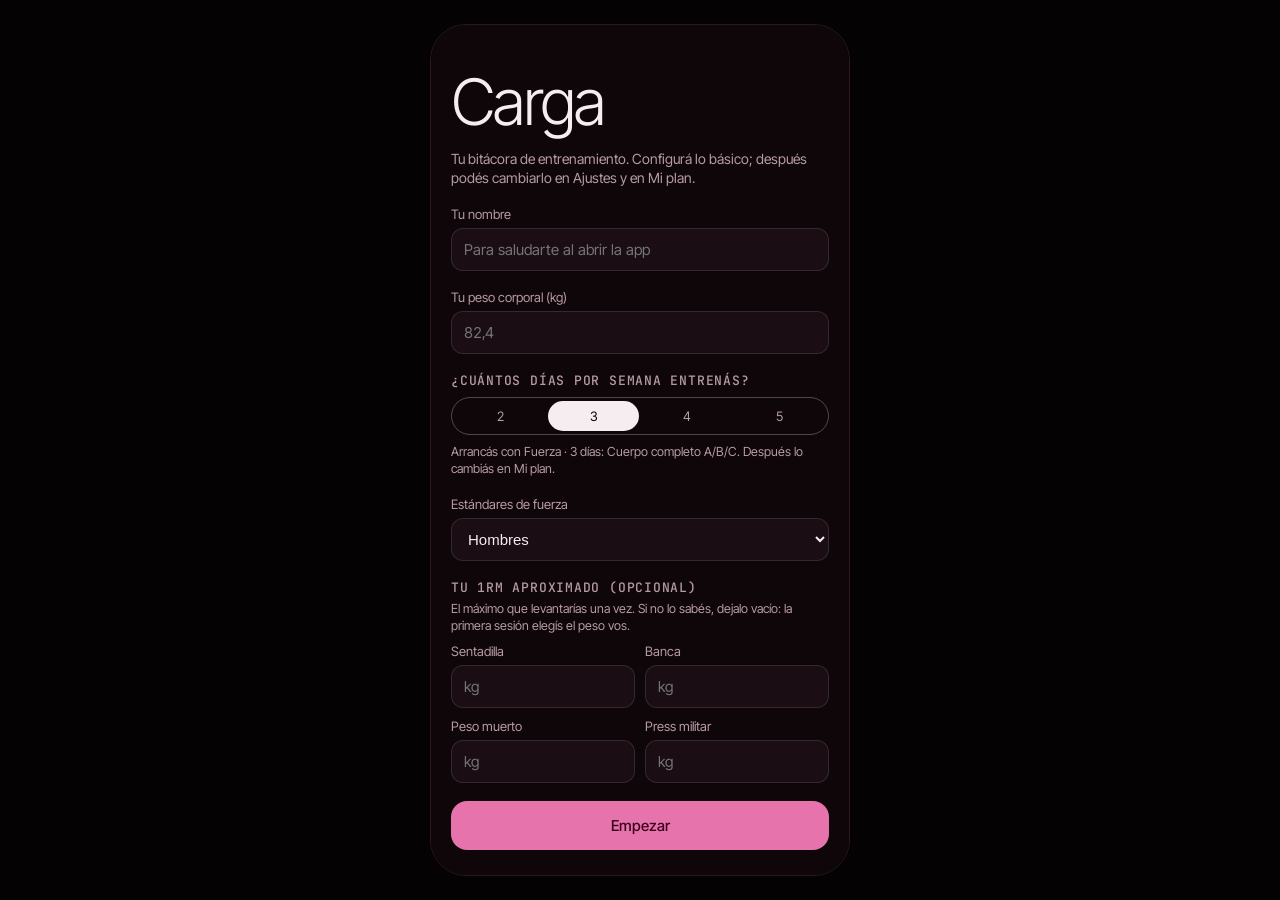
<file: index.html>
<!doctype html>
<html lang="es-AR">
<head>
<meta charset="utf-8">
<meta name="viewport" content="width=device-width, initial-scale=1, viewport-fit=cover">
<meta name="theme-color" content="#0E0609">
<meta name="description" content="Tu bitácora de entrenamiento: planes de 2 a 5 días, recuperación, correr y nutrición.">
<title>Carga</title>
<link rel="manifest" href="manifest.webmanifest">
<link rel="icon" type="image/png" href="icons/icon-192.png">
<link rel="apple-touch-icon" href="icons/apple-touch-icon.png">
<link rel="preconnect" href="https://fonts.googleapis.com">
<link rel="preconnect" href="https://fonts.gstatic.com" crossorigin>
<link rel="stylesheet" href="https://fonts.googleapis.com/css2?family=Inter+Tight:wght@300;400;500;600&family=JetBrains+Mono:wght@400;500&display=swap">
<link rel="stylesheet" href="https://fonts.googleapis.com/css2?family=Material+Symbols+Outlined:opsz,wght,FILL,GRAD@20..24,300,0,0&display=block">
<link rel="stylesheet" href="css/styles.css">
</head>
<body>
<div class="app" id="app">
  <div class="toast" id="toast" role="status" aria-live="polite"></div>
  <main id="main">

    <!-- HOY -->
    <section class="screen" data-screen="hoy">
      <div class="headtop"><h1 class="head-date" id="todayLbl"></h1><button class="gearbtn" data-go="ajustes" aria-label="Ajustes"><span class="ms">settings</span></button></div>
      <button class="headcard" id="hoyHead" data-go="entrenar">
        <span class="hc-txt"><b class="hc-n" id="hoyN"></b><span class="hc-sub" id="hoySub"></span></span>
        <span class="hc-clock" id="hoyClock" role="timer" aria-label="Tiempo de entrenamiento"><span class="hc-k"><i aria-hidden="true"></i>Tiempo</span><span class="hc-t">00:00</span></span>
      </button>
      <div class="rdbanner dlb" id="dlHoy" role="status" hidden></div>
      <figure class="quote">
        <blockquote id="quoteTxt"></blockquote>
        <figcaption><span>Frase del día</span><button id="quoteNext">Otra frase</button></figcaption>
      </figure>
      <div>
        <button class="recovhead" id="recovToggle" aria-expanded="false" aria-controls="recovPanel">
          <span>
            <span class="big" style="font-size:92px;display:block"><span id="readyN">0</span><span style="color:var(--dim)" id="readyOf">/9</span></span>
            <span class="sub" style="display:block;margin-top:10px">músculos listos para entrenar</span>
            <span class="dots" id="recovDots" aria-hidden="true"></span>
            <span class="recov-hint" id="recovHint">Ver figura y detalle</span>
          </span>
          <span class="chev"><span class="ms">expand_more</span></span>
        </button>
        <div id="recovPanel" hidden>
          <div class="body" id="bodyMap"></div>
          <p class="bodyinfo" id="bodyInfo" aria-live="polite"></p>
          <div class="legend"><span><i style="background:var(--green)"></i>Listo</span><span><i style="background:var(--pink)"></i>Menos de 12 h</span><span><i style="background:var(--wine);box-shadow:inset 0 0 0 1px #B04A7E"></i>Descansando</span></div>
          <div id="recovList" style="margin-top:14px"></div>
        </div>
      </div>
      <div class="ready" id="readyCard">
        <div class="ready-top">
          <div><span class="eyebrow" style="justify-content:flex-start;color:inherit">Puntaje del día</span><span class="big" style="font-size:72px;display:block;margin-top:6px" id="rdScore">75</span></div>
          <div class="ready-msg"><b id="rdTitle"></b><span id="rdText"></span></div>
        </div>
        <div id="wellness"></div>
        <p class="ready-foot">Sale de tu sueño, tu energía y tus molestias. Cambia el peso que sugiere Entrenar.</p>
      </div>
      <button class="cta" data-go="entrenar" id="todayCta"></button>
      <div class="stats">
        <div><b id="weekStat">0/3</b><span>entrenos esta semana</span></div>
        <div><b id="protStat">0</b><span id="protGoalLbl">/ 165 g prot.</span></div>
        <div><b id="streakStat">0</b><span>semanas seguidas</span></div>
      </div>
      <div>
        <h2>Peso de hoy</h2>
        <div class="row" style="border-bottom:1px solid var(--line)">
          <div class="stepper"><button id="bwMinus" aria-label="Restar 100 gramos"><span class="ms">remove</span></button><span class="big" style="font-size:30px;min-width:92px;text-align:center" id="bwVal">0</span><button id="bwPlus" aria-label="Sumar 100 gramos"><span class="ms">add</span></button></div>
          <button class="btn solid" id="bwSave" style="padding:9px 16px">Guardar</button>
        </div>
        <p class="sub" id="bwLast" style="font-size:12.5px;margin:8px 0 0"></p>
      </div>
    </section>

    <!-- ENTRENAR -->
    <section class="screen" data-screen="entrenar" hidden>
      <div class="headcard" id="wkHead">
        <span class="hc-txt"><h1 class="hc-n" id="wkTitle"></h1><span class="hc-sub" id="wkSub"></span></span>
        <span class="hc-clock off" id="wkClock" role="timer" aria-label="Tiempo de entrenamiento"><span class="hc-k"><i aria-hidden="true"></i>Tiempo</span><span class="hc-t">00:00</span></span>
      </div>
      <div class="planbar"><span id="planLbl"></span><button class="linkbtn planlink" data-go="plan"><span class="ms">edit_calendar</span>Mi plan</button></div>
      <div class="daychips" role="group" aria-label="Día de entrenamiento" id="dayPick"></div>
      <div>
        <div class="big" style="font-size:64px"><span id="setsDone">0</span><span style="color:var(--dim)">/<span id="setsTotal">0</span></span></div>
        <p class="sub" style="margin:8px 0 0">series completadas · <span id="volTxt">0</span> kg de volumen</p>
      </div>
      <div class="rdbanner pend" id="pdBanner" role="status" hidden></div>
      <div class="rdbanner dlb" id="dlWk" role="status" hidden></div>
      <div class="rdbanner low" id="recBanner" role="status" hidden></div>
      <div class="rdbanner mid" id="raBanner" role="status" hidden></div>
      <div class="rdbanner" id="rdBanner" hidden></div>
      <div class="lastfb" id="lastFb" hidden></div>
      <div id="exList" style="display:flex;flex-direction:column;gap:22px"></div>
      <button class="btn addex" id="addExBtn"><span class="ms">add</span>Agregar ejercicio</button>
      <button class="cta" id="finishBtn" style="justify-content:center">Terminar entrenamiento</button>
      <button class="btn" id="discardBtn">Descartar entrenamiento</button>
      <div style="height:60px" aria-hidden="true"></div>
    </section>

    <!-- CORRER -->
    <section class="screen" data-screen="correr" hidden>
      <div class="eyebrow"><span>Correr</span><span class="pill p-line" id="gpsPill"><span class="ms" style="font-size:14px">gps_off</span><span id="gpsTxt">GPS apagado</span></span></div>
      <div class="seg" role="group" aria-label="Modo">
        <button id="modeFree" aria-pressed="true">Libre</button>
        <button id="modeInt" aria-pressed="false">Intervalos</button>
      </div>
      <div class="runcard" id="runCard">
        <div class="eyebrow" style="color:inherit"><span id="phaseLbl">Listo para empezar</span><span id="phaseLeft"></span></div>
        <div class="big" style="font-size:88px" id="runClock">00:00</div>
        <div class="runstats">
          <div><b id="runDist">0,00</b><span>km</span></div>
          <div><b id="runPace">–'––"</b><span>ritmo /km</span></div>
          <div><b id="runLaps">0</b><span id="lapsLbl">vueltas</span></div>
        </div>
      </div>
      <div class="runbtns">
        <button class="btn solid" id="runStart">Empezar</button>
        <button class="btn" id="runLap">Vuelta</button>
        <button class="btn" id="runReset">Terminar</button>
      </div>
      <div id="intCfg" hidden>
        <h2>Configurar intervalos</h2>
        <div class="row"><span>Rápido</span><div class="stepper"><button data-cfg="fast" data-d="-15" aria-label="Menos tiempo rápido"><span class="ms">remove</span></button><span id="cfgFast" style="min-width:52px;text-align:center;font-variant-numeric:tabular-nums">1:00</span><button data-cfg="fast" data-d="15" aria-label="Más tiempo rápido"><span class="ms">add</span></button></div></div>
        <div class="row"><span>Suave</span><div class="stepper"><button data-cfg="easy" data-d="-15" aria-label="Menos tiempo suave"><span class="ms">remove</span></button><span id="cfgEasy" style="min-width:52px;text-align:center;font-variant-numeric:tabular-nums">2:00</span><button data-cfg="easy" data-d="15" aria-label="Más tiempo suave"><span class="ms">add</span></button></div></div>
        <div class="row"><span>Rondas</span><div class="stepper"><button data-cfg="rounds" data-d="-1" aria-label="Menos rondas"><span class="ms">remove</span></button><span id="cfgRounds" style="min-width:52px;text-align:center">6</span><button data-cfg="rounds" data-d="1" aria-label="Más rondas"><span class="ms">add</span></button></div></div>
        <p class="sub" style="margin-top:10px">Suena un aviso y vibra en cada cambio de fase.</p>
      </div>
      <div class="timerbox" id="timerBox">
        <div class="eyebrow" style="color:inherit"><span>Temporizador de descanso</span><span id="tmState">Elegí un tiempo</span></div>
        <div class="chips" id="tmPresets"></div>
        <div class="big" style="font-size:72px" id="tmClock">1:00</div>
        <div class="bar" style="background:rgba(246,237,241,.14)"><i id="tmBar" style="width:100%;background:var(--wine-ink)"></i></div>
        <div class="runbtns">
          <button class="btn solid" id="tmStart">Empezar</button>
          <button class="btn" id="tmPlus">+15 s</button>
          <button class="btn" id="tmReset">Reiniciar</button>
        </div>
      </div>
      <div id="lapList"></div>
      <div>
        <h2>Últimas carreras</h2>
        <div id="runHistory"></div>
      </div>
      <div id="runRecWrap" hidden>
        <h2>Récords</h2>
        <div id="runRecs"></div>
      </div>
      <p class="sub" style="font-size:12px">Podés bloquear el celular: el tiempo, los intervalos y los avisos siguen, y se ven en la pantalla de bloqueo. Para que el GPS mida sin cortes, lo más seguro es dejar la pantalla encendida (la app evita que se apague sola). Si el GPS se corta, al volver completa el tramo en línea recta.</p>
    </section>

    <!-- PROGRESO -->
    <section class="screen" data-screen="progreso" hidden>
      <div class="eyebrow"><span>Historial</span><span>Progreso</span></div>
      <div class="seg pgtabs" role="group" aria-label="Sección de Progreso" id="pgTabs">
        <button data-pg="res" aria-pressed="true">Resumen</button>
        <button data-pg="ej" aria-pressed="false">Ejercicios</button>
        <button data-pg="mu" aria-pressed="false">Músculos</button>
      </div>

      <div class="pgpane" id="pgRes">
        <div>
          <h2>Rango de fuerza</h2>
          <div id="rkBox"></div>
        </div>
        <div class="wkcard" id="wkCard">
          <div class="histnav">
            <button class="iconbtn" id="wPrev" aria-label="Semana anterior"><span class="ms">chevron_left</span></button>
            <b id="wLbl" aria-live="polite"></b>
            <button class="iconbtn" id="wNext" aria-label="Semana siguiente"><span class="ms">chevron_right</span></button>
          </div>
          <div id="wkBox"></div>
        </div>
        <div>
          <h2>Racha</h2>
          <div id="stkBox"></div>
        </div>
        <div>
          <h2>Peso corporal</h2>
          <div id="bwBox"></div>
        </div>
        <div class="hist">
          <h2 style="margin-bottom:-12px">Historial</h2>
          <div class="seg" role="group" aria-label="Ver historial por">
            <button id="hMes" aria-pressed="true">Mes</button>
            <button id="hAnio" aria-pressed="false">Año</button>
          </div>
          <div class="histnav">
            <button class="iconbtn" id="hPrev" aria-label="Anterior"><span class="ms">chevron_left</span></button>
            <b id="hLbl" aria-live="polite"></b>
            <button class="iconbtn" id="hNext" aria-label="Siguiente"><span class="ms">chevron_right</span></button>
          </div>
          <div class="hist" id="histBox"></div>
        </div>
      </div>

      <div class="pgpane" id="pgEj" hidden>
        <div class="chips" id="ejChips" role="group" aria-label="Filtrar por músculo"></div>
        <div id="ejList"></div>
      </div>

      <div class="pgpane" id="pgMu" hidden>
        <div>
          <h2>Series esta semana</h2>
          <div id="muList"></div>
          <p class="sub note">Cada serie cuenta en todos los músculos que trabaja el ejercicio, contra la meta semanal de tu plan. Tocá un músculo para ver su detalle.</p>
        </div>
      </div>

      <div class="pgpane" id="pgDet" hidden></div>
    </section>

    <!-- NUTRICIÓN -->
    <section class="screen" data-screen="nutricion" hidden>
      <div class="eyebrow"><span id="nutDate"></span><span>Meta: fuerza</span></div>
      <div>
        <h1 class="h1">Tu nutrición de hoy</h1>
        <div class="ntiles">
          <div class="nt" style="--c:var(--pink)"><span class="nt-ic"><span class="ms">local_fire_department</span></span><span class="nt-l">Calorías</span><span class="nt-v"><b id="kcalBig">0</b> kcal</span><span class="nt-g" id="gK"></span><div class="bar"><i id="kcalBar"></i></div></div>
          <div class="nt" style="--c:var(--green-hi)"><span class="nt-ic"><span class="ms">egg_alt</span></span><span class="nt-l">Proteínas</span><span class="nt-v"><b id="mP">0</b> g</span><span class="nt-g" id="gP"></span><div class="bar"><i id="pBar"></i></div></div>
          <div class="nt" style="--c:#F2AFD0"><span class="nt-ic"><span class="ms">bakery_dining</span></span><span class="nt-l">Carbos</span><span class="nt-v"><b id="mC">0</b> g</span><span class="nt-g" id="gC"></span><div class="bar"><i id="cBar"></i></div></div>
          <div class="nt" style="--c:#9BD86E"><span class="nt-ic"><span class="ms">water_drop</span></span><span class="nt-l">Grasas</span><span class="nt-v"><b id="mG">0</b> g</span><span class="nt-g" id="gG"></span><div class="bar"><i id="gBar"></i></div></div>
        </div>
        <p class="insight" id="protLeft"></p>
      </div>
      <div>
        <label for="foodIn"><h2>¿Qué comiste?</h2></label>
        <textarea id="foodIn" rows="2" placeholder="200 g de carne con papas y una ensalada"></textarea>
        <p id="foodErr" style="color:var(--pink);font-size:13px;margin:6px 0 0" hidden></p>
        <button class="cta" id="foodBtn" style="margin-top:10px;justify-content:center;gap:8px"><span class="ms">auto_awesome</span><span id="foodBtnTxt">Calcular con IA</span></button>
        <p class="sub" id="foodMode" style="font-size:12px;margin:8px 0 0"></p>
      </div>
      <div id="meals"></div>
      <div>
        <div style="display:flex;justify-content:space-between;align-items:center"><h1 class="h1" style="margin:0">Recetas para fuerza</h1><span class="pill p-line"><span id="mMeals">0</span>&nbsp;comidas hoy</span></div>
        <div class="chips" id="recFilters" style="margin:12px 0 16px"></div>
        <div id="recipes" style="display:flex;flex-direction:column;gap:22px"></div>
      </div>
    </section>

    <!-- COACH -->
    <section class="screen" data-screen="coach" hidden>
      <div class="eyebrow"><span>Coach IA</span><span id="coachModel"></span></div>
      <div class="rdbanner mid" id="coachNoKey" hidden><span class="ms">key</span><span>Para usar el coach cargá tu clave de API de Anthropic en <button class="linkbtn" data-go="ajustes">Ajustes</button>.</span></div>
      <div style="display:flex;flex-direction:column;gap:16px">
        <div class="chat" id="chat"></div>
        <div class="chips" id="quick"></div>
        <div class="composer">
          <label for="chatIn" class="vh">Mensaje al coach</label>
          <textarea id="chatIn" rows="1" placeholder="¿Cuándo hago la descarga?"></textarea>
          <button class="send" id="chatSend" aria-label="Enviar"><span class="ms">arrow_upward</span></button>
        </div>
        <button class="linkbtn" id="chatClear" style="align-self:center">Borrar conversación</button>
      </div>
    </section>

    <!-- MI PLAN -->
    <section class="screen" data-screen="plan" hidden>
      <div class="eyebrow"><button class="iconbtn" id="planBack" aria-label="Volver"><span class="ms">arrow_back</span></button><span id="planCrumb">Mi plan</span></div>
      <div id="planBody" style="display:flex;flex-direction:column;gap:24px"></div>
    </section>

    <!-- AJUSTES -->
    <section class="screen" data-screen="ajustes" hidden>
      <div class="eyebrow"><button class="iconbtn" data-go="hoy" aria-label="Volver"><span class="ms">arrow_back</span></button><span>Carga</span></div>
      <h1 class="h1" style="margin:0">Ajustes</h1>

      <div class="setgroup">
        <h2>Inteligencia artificial</h2>
        <label class="field"><span>Clave de API de Anthropic</span>
          <input id="apiKey" type="password" autocomplete="off" spellcheck="false" placeholder="sk-ant-...">
        </label>
        <div class="setrow"><button class="btn" id="keyShow">Mostrar</button><button class="btn solid" id="keySave">Guardar y probar</button></div>
        <p class="sub" id="keyStatus" style="font-size:13px;margin:0"></p>
        <label class="field"><span>Modelo</span><select id="modelSel"></select></label>
        <p class="sub" style="font-size:12.5px;margin:0">La clave queda guardada solo en este celular y no se incluye en las copias de seguridad. Se usa para el coach y para calcular comidas; se cobra por uso en tu cuenta de Anthropic. Te conviene poner un límite de gasto mensual en console.anthropic.com.</p>
      </div>

      <div class="setgroup">
        <h2>Plan de entrenamiento</h2>
        <div><b id="setPlanName" style="font-weight:500;font-size:17px"></b><p class="sub" id="setPlanSub" style="font-size:13px;margin:4px 0 0"></p></div>
        <button class="btn" data-go="plan">Abrir Mi plan: días, ejercicios y tipo</button>
        <label class="field"><span>Próximo entrenamiento</span><select id="nextSel"></select></label>
      </div>

      <div class="setgroup">
        <h2>Tus datos</h2>
        <label class="field"><span>Tu nombre</span><input id="nameIn" type="text" autocomplete="given-name" placeholder="Para saludarte al abrir la app"></label>
        <label class="field"><span>Estándares de fuerza</span><select id="sexSel"><option value="M">Hombres</option><option value="F">Mujeres</option></select></label>
        <div class="grid2">
          <label class="field"><span>Calorías / día</span><input id="gKcal" type="number" inputmode="numeric"></label>
          <label class="field"><span>Proteínas (g)</span><input id="gProt" type="number" inputmode="numeric"></label>
          <label class="field"><span>Carbos (g)</span><input id="gCarb" type="number" inputmode="numeric"></label>
          <label class="field"><span>Grasas (g)</span><input id="gFat" type="number" inputmode="numeric"></label>
        </div>
        <h2 style="margin-top:8px">1RM de referencia (kg)</h2>
        <p class="sub" style="font-size:12.5px;margin:0">Se usan para sugerir el peso la primera vez que hacés cada levantamiento. Después manda tu historial.</p>
        <div class="grid2" id="ormFields"></div>
        <label class="check"><input type="checkbox" id="voiceChk"> Voz en cada kilómetro al correr</label>
        <div class="setrow"><span class="sub" style="font-size:13px;flex:2" id="notifStatus"></span><button class="btn" id="notifBtn">Activar avisos</button></div>
        <button class="btn solid" id="profSave">Guardar cambios</button>
      </div>

      <div class="setgroup">
        <h2>Copia de seguridad</h2>
        <p class="sub" style="font-size:12.5px;margin:0">Tus datos viven en este celular. Bajá una copia de vez en cuando; si cambiás de teléfono o borrás el navegador, la podés volver a cargar.</p>
        <div class="setrow"><button class="btn" id="expBtn">Descargar copia</button><button class="btn" id="impBtn">Cargar copia</button></div>
        <input type="file" id="impFile" accept="application/json,.json" hidden>
        <p class="sub" id="storeInfo" style="font-size:12.5px;margin:0"></p>
      </div>

      <div class="setgroup">
        <h2>Borrar todo</h2>
        <p class="sub" style="font-size:12.5px;margin:0">Elimina entrenamientos, carreras, comidas y pesos de este celular. No se puede deshacer.</p>
        <button class="btn danger" id="resetBtn">Borrar todos mis datos</button>
        <div id="resetConfirm" hidden class="setrow"><span class="sub" style="font-size:13px">¿Seguro?</span><button class="btn danger" id="resetYes">Sí, borrar</button><button class="btn" id="resetNo">Cancelar</button></div>
      </div>
      <p class="example" id="versionLbl"></p>
    </section>
  </main>

  <div class="resttimer" id="rest" hidden>
    <div><span style="font-size:12px;font-family:var(--mono);text-transform:uppercase;letter-spacing:.05em">Descanso</span><br><b id="restClock">3:00</b></div>
    <div class="ctl"><button id="restPlus">+30 s</button><button id="restSkip">Saltar</button></div>
  </div>

  <div class="sheet-bg" id="sheetBg" hidden></div>
  <div class="sheet" id="survey" role="dialog" aria-modal="true" aria-labelledby="svT" hidden>
    <div class="eyebrow"><span id="svT">¿Cómo te fue?</span><button id="svX" aria-label="Cerrar"><span class="ms">close</span></button></div>
    <div id="svBody" style="display:flex;flex-direction:column;gap:14px"></div>
    <button class="cta" id="svSave" style="justify-content:center">Guardar entrenamiento</button>
  </div>
  <div class="sheet tall" id="cat" role="dialog" aria-modal="true" aria-labelledby="catT" hidden>
    <div class="eyebrow"><span id="catT">Elegir ejercicio</span><button id="catX" aria-label="Cerrar"><span class="ms">close</span></button></div>
    <input class="search" id="catQ" type="search" placeholder="Buscar ejercicio" aria-label="Buscar ejercicio" autocomplete="off">
    <div class="catlist" id="catList"></div>
  </div>
  <div class="sheet tall" id="sess" role="dialog" aria-modal="true" aria-labelledby="sessT" hidden>
    <div class="eyebrow"><span id="sessT">Entrenamiento</span><button id="sessX" aria-label="Cerrar"><span class="ms">close</span></button></div>
    <div class="catlist" id="sessBody"></div>
  </div>
  <div class="sheet" id="sheet" role="dialog" aria-modal="true" aria-labelledby="sheetT" hidden>
    <div class="eyebrow"><span id="sheetT">Registrar</span><button id="sheetX" aria-label="Cerrar"><span class="ms">close</span></button></div>
    <div class="sheet-grid">
      <button data-act="comida"><span class="ms">restaurant</span>Comida</button>
      <button data-act="peso"><span class="ms">monitor_weight</span>Peso</button>
      <button data-act="entrenar"><span class="ms">fitness_center</span>Entrenamiento</button>
      <button data-act="carrera"><span class="ms">directions_run</span>Carrera</button>
      <button data-act="descanso"><span class="ms">timer</span>Descanso</button>
      <button data-act="coach"><span class="ms">auto_awesome</span>Preguntar al coach</button>
    </div>
  </div>

  <!-- Bienvenida: una vez por día al abrir -->
  <div class="welcome" id="welcome" role="dialog" aria-modal="true" aria-labelledby="wcHi" hidden>
    <div class="wc-in">
      <p class="wc-date" id="wcDate"></p>
      <h1 class="wc-hi" id="wcHi">Hola</h1>
      <div class="wc-rec" id="wcRec"></div>
      <ul class="wc-info" id="wcInfo"></ul>
      <button class="wc-week" id="wcWeek" hidden><span class="ms" aria-hidden="true">insights</span>Ver mi semana pasada</button>
      <div class="wc-btns"><button class="wc-go" id="wcGo">Entrenar</button><button class="wc-hoy" id="wcHoy">Ir a Hoy</button></div>
      <p class="wc-hint" aria-hidden="true"><span class="ms">keyboard_arrow_up</span>Deslizá hacia arriba para cerrar</p>
    </div>
  </div>

  <!-- Configuración inicial -->
  <div class="onboard" id="onboard" hidden>
    <div class="onboard-in">
      <div class="big" style="font-size:64px">Carga</div>
      <p class="sub" style="margin:0">Tu bitácora de entrenamiento. Configurá lo básico; después podés cambiarlo en Ajustes y en Mi plan.</p>
      <label class="field"><span>Tu nombre</span><input id="obName" type="text" autocomplete="given-name" placeholder="Para saludarte al abrir la app"></label>
      <label class="field"><span>Tu peso corporal (kg)</span><input id="obBw" type="number" inputmode="decimal" step="0.1" placeholder="82,4"></label>
      <div>
        <h2>¿Cuántos días por semana entrenás?</h2>
        <div class="seg" role="group" aria-label="Días por semana" id="obDays" style="margin-top:8px"></div>
        <p class="sub" id="obDaysTxt" style="font-size:12.5px;margin:8px 0 0"></p>
      </div>
      <label class="field"><span>Estándares de fuerza</span><select id="obSex"><option value="M">Hombres</option><option value="F">Mujeres</option></select></label>
      <div>
        <h2>Tu 1RM aproximado (opcional)</h2>
        <p class="sub" style="font-size:12.5px;margin:0 0 8px">El máximo que levantarías una vez. Si no lo sabés, dejalo vacío: la primera sesión elegís el peso vos.</p>
        <div class="grid2" id="obOrm"></div>
      </div>
      <p id="obErr" style="color:var(--pink);font-size:13px;margin:0" hidden>Ingresá tu peso corporal para empezar.</p>
      <button class="cta" id="obGo" style="justify-content:center">Empezar</button>
    </div>
  </div>

  <nav aria-label="Principal">
    <button data-tab="hoy" aria-current="page"><span class="ms">home</span>Hoy</button>
    <button data-tab="entrenar"><span class="ms">fitness_center</span>Entrenar</button>
    <button data-tab="correr"><span class="ms">directions_run</span>Correr</button>
    <div class="fabslot"><button class="fab" id="fab" aria-label="Registrar algo" aria-expanded="false" aria-controls="sheet"><span class="ms">add</span></button></div>
    <button data-tab="nutricion"><span class="ms">nutrition</span>Nutrición</button>
    <button data-tab="progreso"><span class="ms">monitoring</span>Progreso</button>
    <button data-tab="coach"><span class="ms">auto_awesome</span>Coach</button>
  </nav>
</div>
<script type="module" src="js/app.js"></script>
</body>
</html>
</file>
<file: css/styles.css>
:root{
  color-scheme:dark;
  --bg:#0E0609; --surface:#1A0D13; --surface-2:#241219;
  --line:rgba(246,237,241,.12); --line-strong:rgba(246,237,241,.28);
  --text:#F6EDF1; --muted:#B79AA8; --dim:#7E6571;
  --pink:#E673AC; --pink-ink:#3D001F;
  --wine:#660033; --wine-ink:#F7C6DE;
  --green:#469110; --green-hi:#86C94F;
  --forest:#00520A; --forest-ink:#D6F5C4;
  --display:'Inter Tight',system-ui,-apple-system,'Segoe UI',sans-serif;
  --mono:'JetBrains Mono',ui-monospace,Consolas,monospace;
}
[hidden]{display:none!important}
html,body{height:100%;margin:0}
body{background:#050203;color:var(--text);font-family:var(--display);font-size:15px;display:flex;justify-content:center;-webkit-font-smoothing:antialiased}
*{box-sizing:border-box}
button,input,textarea{font:inherit;color:inherit}
button{cursor:pointer;background:none;border:0;padding:0}
:focus-visible{outline:2px solid var(--pink);outline-offset:2px}
.ms{font-family:'Material Symbols Outlined';font-weight:300;font-size:22px;line-height:1;display:inline-block;vertical-align:middle;font-feature-settings:'liga';-webkit-font-feature-settings:'liga';overflow:hidden;width:1em}
.app{width:100%;max-width:420px;height:100%;display:flex;flex-direction:column;background:var(--bg);position:relative;overflow:hidden}
@media (min-width:520px){body{padding-block:24px;align-items:center}.app{height:min(880px,100%);border-radius:36px;border:1px solid #2a1720}}
main{flex:1;overflow-y:auto;overscroll-behavior:contain}
.screen{padding:20px 18px 28px;display:flex;flex-direction:column;gap:22px}
.eyebrow{font-family:var(--mono);font-size:11px;letter-spacing:.06em;text-transform:uppercase;color:var(--muted);display:flex;justify-content:space-between;align-items:center;gap:8px}
.big{font-weight:300;letter-spacing:-.045em;line-height:.9;font-variant-numeric:tabular-nums}
.sub{color:var(--muted);font-size:14px;line-height:1.4}
h2{font-size:13px;font-weight:500;margin:0 0 4px;color:var(--muted);font-family:var(--mono);letter-spacing:.06em;text-transform:uppercase}
.row{display:flex;justify-content:space-between;align-items:center;gap:12px;border-top:1px solid var(--line);padding:11px 0;font-size:14px}
.row:last-child{border-bottom:1px solid var(--line)}
.pill{display:inline-flex;align-items:center;gap:4px;border-radius:999px;padding:3px 10px;font-size:12px;white-space:nowrap;font-variant-numeric:tabular-nums}
.p-ready{background:var(--forest);color:var(--forest-ink)}
.p-almost{background:var(--pink);color:var(--pink-ink)}
.p-rest{background:var(--wine);color:var(--wine-ink)}
.p-line{border:1px solid var(--line-strong);color:var(--muted)}
.cta{display:flex;justify-content:space-between;align-items:center;width:100%;background:var(--pink);color:var(--pink-ink);border-radius:16px;padding:15px 16px;font-size:15px;font-weight:500;text-align:left}
.btn{border:1px solid var(--line-strong);border-radius:14px;padding:12px 14px;font-size:14px;text-align:center}
.btn.solid{background:var(--text);color:var(--bg);border-color:var(--text)}
.seg{display:flex;border:1px solid var(--line-strong);border-radius:999px;padding:3px;gap:2px}
.seg button{flex:1;border-radius:999px;padding:7px 10px;font-size:13px;color:var(--muted)}
.seg button[aria-pressed="true"]{background:var(--text);color:var(--bg)}
.chips{display:flex;gap:6px;flex-wrap:wrap}
.chip{border:1px solid var(--line-strong);border-radius:999px;padding:6px 12px;font-size:13px;color:var(--muted)}
.chip[aria-pressed="true"]{background:var(--pink);border-color:var(--pink);color:var(--pink-ink)}
.bar{height:4px;background:var(--line);border-radius:4px;overflow:hidden}
.bar i{display:block;height:100%;border-radius:4px}
nav{display:grid;grid-template-columns:repeat(5,1fr);border-top:1px solid var(--line);background:var(--bg);padding:8px 6px calc(8px + env(safe-area-inset-bottom,0px))}
nav button{display:flex;flex-direction:column;align-items:center;gap:3px;font-size:10.5px;color:var(--dim);padding:4px 0}
nav button[aria-current="page"]{color:var(--pink)}
.example{font-family:var(--mono);font-size:10.5px;color:var(--dim);text-align:center}
/* hoy */
.recov{display:grid;grid-template-columns:1fr auto;align-items:center;gap:6px 12px;border-top:1px solid var(--line);padding:10px 0}
.recov:last-of-type{border-bottom:1px solid var(--line)}
.recov .bar{grid-column:1 / -1}
.stats{display:grid;grid-template-columns:repeat(3,1fr);gap:1px;background:var(--line);border:1px solid var(--line);border-radius:14px;overflow:hidden}
.stats div{background:var(--bg);padding:12px 10px}
.stats b{display:block;font-weight:400;font-size:22px;letter-spacing:-.03em;font-variant-numeric:tabular-nums}
.stats span{font-size:11.5px;color:var(--muted)}
.scale{display:flex;gap:6px}
.scale button{width:26px;height:26px;border-radius:50%;border:1px solid var(--line-strong)}
.scale button.on{background:var(--pink);border-color:var(--pink)}
.stepper{display:flex;align-items:center;gap:6px}
.stepper button{width:34px;height:34px;border-radius:50%;border:1px solid var(--line-strong);display:grid;place-items:center}
/* entrenar */
.ex{border-top:1px solid var(--line);padding-top:14px;display:flex;flex-direction:column;gap:10px}
.ex-head{display:flex;justify-content:space-between;gap:10px;align-items:center}
.ex-name{font-size:19px;font-weight:500;letter-spacing:-.02em}
.ex-meta{font-family:var(--mono);font-size:11.5px;color:var(--muted);margin-top:3px}
.tipbtn{width:34px;height:34px;border-radius:50%;border:1px solid var(--line-strong);display:grid;place-items:center;flex:none;color:var(--muted)}
.tipbtn[aria-expanded="true"]{background:var(--wine);border-color:var(--wine);color:var(--wine-ink)}
.tip{background:var(--wine);color:var(--wine-ink);border-radius:14px;padding:12px 14px;font-size:13.5px;line-height:1.45}
.sets{display:grid;grid-template-columns:28px 1fr 1fr 1fr 40px;gap:6px;align-items:center;font-variant-numeric:tabular-nums}
.sets .h{font-family:var(--mono);font-size:10.5px;color:var(--dim);text-transform:uppercase;letter-spacing:.05em}
.sets .n{font-family:var(--mono);font-size:12px;color:var(--muted);text-align:center}
.sets input{width:100%;background:var(--surface);border:1px solid transparent;border-radius:10px;padding:9px 6px;text-align:center;font-size:15px;font-variant-numeric:tabular-nums}
.sets input:focus{border-color:var(--pink);outline:none}
.chk{width:40px;height:38px;border-radius:10px;border:1px solid var(--line-strong);display:grid;place-items:center;color:var(--dim)}
.done input{background:transparent;color:var(--muted)}
.done .chk{background:var(--forest);border-color:var(--forest);color:var(--forest-ink)}
.pr .chk{background:var(--green);border-color:var(--green);color:#fff}
.ai{display:inline-flex;align-items:center;gap:4px;color:var(--pink);font-size:12.5px}
.resttimer{position:absolute;left:12px;right:12px;bottom:calc(74px + env(safe-area-inset-bottom,0px));background:var(--pink);color:var(--pink-ink);border-radius:16px;padding:12px 14px;display:flex;align-items:center;justify-content:space-between;gap:10px;z-index:5}
.resttimer b{font-size:26px;font-weight:400;letter-spacing:-.03em;font-variant-numeric:tabular-nums}
.resttimer .ctl{display:flex;gap:6px}
.resttimer .ctl button{border:1px solid var(--pink-ink);border-radius:999px;padding:5px 10px;font-size:12.5px}
/* correr */
.runcard{border-radius:24px;padding:20px 18px;background:var(--surface);transition:background .3s,color .3s;display:flex;flex-direction:column;gap:14px}
.runcard.fast{background:var(--pink);color:var(--pink-ink)}
.runcard.easy{background:var(--forest);color:var(--forest-ink)}
.runcard .sub{color:inherit;opacity:1}
.runstats{display:grid;grid-template-columns:repeat(3,1fr);gap:8px}
.runstats b{display:block;font-size:22px;font-weight:400;letter-spacing:-.03em;font-variant-numeric:tabular-nums}
.runstats span{font-size:11.5px}
.runbtns{display:grid;grid-template-columns:1fr 1fr 1fr;gap:8px}
/* progreso */
.cal{display:grid;grid-template-columns:repeat(7,1fr);gap:7px}
.cal .wd{font-family:var(--mono);font-size:10.5px;color:var(--dim);text-align:center}
.cal .d{aspect-ratio:1;border-radius:50%;background:rgba(246,237,241,.08);display:grid;place-items:center;font-size:10.5px;color:var(--dim);font-variant-numeric:tabular-nums}
.cal .d.s{background:var(--pink);color:var(--pink-ink)}
.cal .d.r{background:var(--green);color:#fff}
.cal .d.t{box-shadow:inset 0 0 0 2px var(--pink);background:transparent;color:var(--pink)}
.cal .d.f{background:transparent;color:#3a2a31}
.legend{display:flex;gap:14px;font-size:12px;color:var(--muted);flex-wrap:wrap}
.legend i{display:inline-block;width:9px;height:9px;border-radius:50%;margin-right:5px}
.chart svg{width:100%;height:auto;display:block}
.chart text{fill:var(--dim);font-family:var(--mono);font-size:9px}
.vol{display:grid;grid-template-columns:92px 1fr 44px;gap:10px;align-items:center;font-size:13.5px;padding:7px 0}
.vol span:last-child{font-family:var(--mono);font-size:12px;color:var(--muted);text-align:right}
/* historial por mes y año */
.hist{display:flex;flex-direction:column;gap:22px}
.histnav{display:flex;align-items:center;justify-content:space-between;gap:10px;margin-bottom:-8px}
.histnav b{font-size:22px;font-weight:500;letter-spacing:-.02em}
.iconbtn:disabled{opacity:.25;cursor:default}
.cal button.d{width:100%}
.note{font-size:12px;margin:8px 0 0}
.num{font-variant-numeric:tabular-nums;text-align:right}
.xs{display:block;font-size:12px;margin-top:2px}
.dl{display:block;font-family:var(--mono);font-size:11px;margin-top:3px;white-space:nowrap}
.dl.up{color:var(--green-hi)}
.dl.down{color:var(--pink)}
.dl.eq,.dl.new{color:var(--dim)}
.volm{grid-template-columns:92px 1fr 64px;align-items:start}
.volm .bar{margin-top:7px}
.srow{width:100%;text-align:left}
.srow .ms{font-size:18px;color:var(--dim);margin-left:4px}
.mrow{display:grid;grid-template-columns:84px 1fr 104px;align-items:center}
.sd{display:flex;flex-direction:column;gap:12px;padding:4px 6px 18px}
.sd+.sd{border-top:1px solid var(--line);padding-top:18px}
.sd-n{font-size:19px;font-weight:500;letter-spacing:-.02em;margin-bottom:4px}
.sd-ex{background:var(--bg);border-radius:14px;padding:10px 12px}
.sd-exn{font-size:14.5px;font-weight:500;margin-bottom:4px}
.sd-set{display:grid;grid-template-columns:22px 1fr auto;gap:8px;font-size:13.5px;padding:3px 0;font-variant-numeric:tabular-nums}
.sd-set span:first-child{font-family:var(--mono);font-size:11.5px;color:var(--dim)}
.sd-set span:last-child{font-family:var(--mono);font-size:11.5px;color:var(--muted)}
/* coach */
textarea{width:100%;background:var(--surface);border:1px solid var(--line);border-radius:14px;padding:12px 14px;resize:none;font-size:15px;line-height:1.4}
textarea:focus{border-color:var(--pink);outline:none}
.macro{display:grid;grid-template-columns:repeat(4,1fr);gap:10px}
.macro b{display:block;font-size:20px;font-weight:400;letter-spacing:-.03em;font-variant-numeric:tabular-nums}
.macro span{font-size:11.5px;color:var(--muted)}
.meal{border-top:1px solid var(--line);padding:12px 0;display:flex;flex-direction:column;gap:6px}
.meal:last-child{border-bottom:1px solid var(--line)}
.meal .t{display:flex;justify-content:space-between;gap:10px;font-size:14px}
.meal .m{font-family:var(--mono);font-size:11.5px;color:var(--muted)}
.chat{display:flex;flex-direction:column;gap:10px}
.msg{max-width:88%;padding:11px 14px;border-radius:18px;font-size:14px;line-height:1.45;white-space:pre-line}
.msg.me{align-self:flex-end;background:var(--pink);color:var(--pink-ink);border-bottom-right-radius:6px}
.msg.bot{align-self:flex-start;background:var(--surface-2);border-bottom-left-radius:6px}
.composer{display:flex;gap:8px;align-items:flex-end}
.composer textarea{min-height:46px}
.send{width:46px;height:46px;border-radius:50%;background:var(--pink);color:var(--pink-ink);display:grid;place-items:center;flex:none}
.toast{position:absolute;left:50%;top:18px;transform:translate(-50%,-140%);background:var(--text);color:var(--bg);padding:10px 16px;border-radius:999px;font-size:13.5px;transition:transform .35s;z-index:9;max-width:90%;text-align:center}
.toast.show{transform:translate(-50%,0)}
.toast.pr{background:var(--green);color:#fff}
/* frase, recuperación desplegable, temporizador */
.quote{margin:0;border-left:3px solid var(--pink);padding:2px 0 2px 14px;border-radius:0}
.quote blockquote{margin:0;font-size:21px;line-height:1.25;letter-spacing:-.02em;font-weight:400;text-wrap:balance}
.quote figcaption{display:flex;justify-content:space-between;align-items:center;margin-top:8px;font-family:var(--mono);font-size:11px;letter-spacing:.06em;text-transform:uppercase;color:var(--dim)}
.quote figcaption button{color:var(--pink);font-family:var(--mono);font-size:11px;letter-spacing:.06em;text-transform:uppercase}
.recovhead{display:flex;justify-content:space-between;align-items:flex-start;width:100%;text-align:left;gap:12px}
.chev{width:40px;height:40px;border-radius:50%;border:1px solid var(--line-strong);display:grid;place-items:center;flex:none;margin-top:8px;transition:transform .25s}
.recovhead[aria-expanded="true"] .chev{transform:rotate(180deg)}
.dots{display:flex;gap:6px;margin-top:12px}
.dots i{width:12px;height:12px;border-radius:50%}
.timerbox{border-radius:24px;padding:18px;background:var(--surface);display:flex;flex-direction:column;gap:14px;transition:background .3s,color .3s}
.timerbox.on{background:var(--wine);color:var(--wine-ink)}
.timerbox.on .chip{color:var(--wine-ink);border-color:rgba(247,198,222,.4)}
/* figura de recuperación */
.body{display:grid;grid-template-columns:1fr 1fr;gap:8px;margin-top:16px}
.body figure{margin:0;display:flex;flex-direction:column;align-items:center;gap:4px}
.body svg{width:100%;max-width:150px;height:auto;display:block}
.body figcaption{font-family:var(--mono);font-size:10.5px;letter-spacing:.06em;text-transform:uppercase;color:var(--dim)}
.mz{cursor:pointer;transition:opacity .2s}
.mz:hover{opacity:.85}
.mz:focus{outline:none}
.mz.sel,.mz:focus-visible{stroke:#F6EDF1;stroke-width:1.6}
.recov-hint{display:block;margin-top:10px;font-size:12.5px;color:var(--pink)}
.bodyinfo{font-size:13.5px;margin:10px 0 8px;line-height:1.4;min-height:2.8em}
.bodyinfo b{font-weight:500}
/* puntaje del día */
.ready{border-radius:24px;padding:18px;display:flex;flex-direction:column;gap:6px;transition:background .3s,color .3s}
.ready.good{background:var(--forest);color:var(--forest-ink)}
.ready.mid{background:var(--pink);color:var(--pink-ink)}
.ready.low{background:var(--wine);color:var(--wine-ink)}
.ready-top{display:flex;justify-content:space-between;align-items:flex-end;gap:14px;margin-bottom:6px}
.ready-msg{display:flex;flex-direction:column;gap:3px;text-align:right;font-size:13px;max-width:60%}
.ready-msg b{font-size:16px;font-weight:500}
.ready .row{border-color:currentColor;border-top-color:color-mix(in srgb,currentColor 25%,transparent)}
.ready .row:last-child{border-bottom-color:color-mix(in srgb,currentColor 25%,transparent)}
.ready .scale button{border-color:currentColor}
.ready .scale button.on{background:currentColor;border-color:currentColor}
.hint{display:block;font-size:11.5px;opacity:.75;margin-top:2px}
.ready-foot{font-size:12px;margin:6px 0 0;opacity:.8}
.rdbanner{display:flex;gap:10px;align-items:flex-start;border-radius:14px;padding:12px 14px;font-size:13.5px;line-height:1.4}
.rdbanner b{font-weight:500}
.rdbanner.mid{background:var(--pink);color:var(--pink-ink)}
.rdbanner.low{background:var(--wine);color:var(--wine-ink)}
.lastfb{background:var(--forest);color:var(--forest-ink);border-radius:18px;padding:14px 16px;display:flex;flex-direction:column;gap:8px}
.lastfb p{margin:0;font-size:14px;line-height:1.45}
/* progresión */
.why{display:flex;align-items:center;gap:8px;flex-wrap:wrap;font-size:14px;text-align:left}
.why b{font-weight:500}
.why-q{font-size:12.5px;color:var(--muted);text-decoration:underline;text-underline-offset:3px}
.tag{border-radius:999px;padding:2px 9px;font-size:12px;font-variant-numeric:tabular-nums}
.tag-up{background:var(--green);color:#fff}
.tag-same{border:1px solid var(--line-strong);color:var(--muted)}
.tag-down{background:var(--wine);color:var(--wine-ink)}
.rule{background:var(--surface);border:1px solid var(--line);border-radius:14px;padding:12px 14px;font-size:13.5px;line-height:1.45}
.rule p{margin:0}
.rule-base{margin-top:8px!important;font-size:12px;color:var(--muted)}
.sets{grid-template-columns:24px 58px 1fr 1fr 1fr 40px}
.prevset{font-family:var(--mono);font-size:11.5px;color:var(--muted);text-align:center;white-space:nowrap}
.prevset.short{color:var(--pink)}
.svq p{margin:0 0 8px;font-size:14.5px}
/* nivel de fuerza */
.lvl-head{display:flex;justify-content:space-between;align-items:flex-end;gap:12px;flex-wrap:wrap;margin:8px 0 6px}
.lvl-head .seg button{padding:6px 12px}
.lvl{border-top:1px solid var(--line);padding:14px 0;display:flex;flex-direction:column;gap:7px}
.lvl:last-child{border-bottom:1px solid var(--line)}
.lvl-top{display:flex;justify-content:space-between;align-items:center;font-size:15px}
.lvl-num{font-size:13px;color:var(--muted);font-variant-numeric:tabular-nums}
.lvl-num b{font-size:22px;font-weight:400;letter-spacing:-.03em;color:var(--text)}
.lvl-scale{position:relative;display:grid;grid-template-columns:repeat(5,1fr);gap:3px;height:8px;margin:4px 0}
.lvl-scale i{border-radius:3px}
.lvl-mark{position:absolute;top:-5px;width:4px;height:18px;margin-left:-2px;border-radius:2px;background:var(--text);box-shadow:0 0 0 2px var(--bg)}
.lvl-next{font-size:12.5px;color:var(--muted)}
.lvl-next b{color:var(--text);font-weight:500}
/* selector de ejercicio */
.slot-lbl{font-family:var(--mono);font-size:11px;letter-spacing:.06em;text-transform:uppercase;color:var(--pink)}
.slot-lbl span{color:var(--dim)}
.ex-pick{display:flex;align-items:center;gap:6px;text-align:left;border-bottom:1px dashed var(--line-strong);padding-bottom:3px;min-width:0}
.ex-pick .ms{color:var(--muted);transition:transform .2s;flex:none}
.ex-pick[aria-expanded="true"] .ms{transform:rotate(180deg)}
.picker{background:var(--surface);border:1px solid var(--line);border-radius:18px;padding:6px;display:flex;flex-direction:column}
.picker-h{font-family:var(--mono);font-size:10.5px;letter-spacing:.06em;text-transform:uppercase;color:var(--dim);padding:8px 10px 6px}
.opt{display:grid;grid-template-columns:1fr auto 22px;gap:4px 10px;align-items:center;text-align:left;padding:11px 10px;border-radius:12px}
.opt+.opt{border-top:1px solid var(--line)}
.opt[aria-selected="true"]{background:var(--surface-2)}
.opt-main{display:flex;flex-direction:column;gap:2px;min-width:0}
.opt-n{font-size:15px}
.opt-why{font-size:12.5px;color:var(--muted);line-height:1.3}
.opt-side{display:flex;flex-direction:column;align-items:flex-end;gap:4px}
.opt-sch{font-family:var(--mono);font-size:11px;color:var(--muted);white-space:nowrap}
.opt-chk{color:var(--dim);font-size:20px}
.opt[aria-selected="true"] .opt-chk{color:var(--pink)}
.swapnote{display:flex;align-items:center;gap:8px;flex-wrap:wrap;background:var(--wine);color:var(--wine-ink);border-radius:12px;padding:9px 12px;font-size:13px}
.swapnote b{font-weight:500;color:#fff}
.swapnote button{margin-left:auto;text-decoration:underline;font-size:12.5px}
/* nutrición */
.h1{font-size:24px;font-weight:500;letter-spacing:-.025em;margin:0 0 14px;text-wrap:balance}
.ntiles{display:flex;gap:10px;overflow-x:auto;scroll-snap-type:x mandatory;margin-inline:-18px;padding:0 18px 4px;scrollbar-width:none}
.ntiles::-webkit-scrollbar{display:none}
.nt{flex:0 0 132px;scroll-snap-align:start;background:var(--surface);border:1px solid var(--line);border-radius:20px;padding:14px;display:flex;flex-direction:column;gap:3px}
.nt-ic{width:34px;height:34px;border-radius:50%;border:1.5px solid var(--c);color:var(--c);display:grid;place-items:center;margin-bottom:14px}
.nt-ic .ms{font-size:19px}
.nt-l{font-size:13px;color:var(--muted)}
.nt-v{font-size:13px;color:var(--muted)}
.nt-v b{font-size:28px;font-weight:400;letter-spacing:-.03em;color:var(--text);font-variant-numeric:tabular-nums}
.nt-g{font-family:var(--mono);font-size:11px;color:var(--dim);margin-bottom:6px}
.nt .bar i{background:var(--c);width:0}
.insight{display:flex;gap:8px;align-items:center;font-size:13.5px;color:var(--muted);margin:12px 0 0}
.insight b{color:var(--text);font-weight:500}
.rec{display:flex;flex-direction:column;gap:10px}
.rec-by{display:flex;gap:10px;align-items:center;font-size:14px}
.rec-by b{font-weight:500}
.rec-av{width:38px;height:38px;border-radius:50%;background:var(--pink);color:var(--pink-ink);display:grid;place-items:center;flex:none}
.rec-img{height:180px;border-radius:22px;position:relative;overflow:hidden;display:flex;align-items:flex-end;justify-content:space-between;padding:16px}
.rec-ic{font-size:150px;width:auto;position:absolute;right:-14px;top:-10px;opacity:.35}
.rec-k{position:relative;font-size:13px;line-height:1.3}
.rec-k b{font-size:44px;font-weight:300;letter-spacing:-.04em}
.rec-name{font-size:19px;font-weight:500;letter-spacing:-.02em}
.rec-act{display:flex;gap:8px;align-items:center}
.rec-save{width:46px;height:46px;border-radius:14px;border:1px solid var(--line-strong);display:grid;place-items:center;color:var(--muted)}
.rec-save[aria-pressed="true"]{background:var(--pink);border-color:var(--pink);color:var(--pink-ink)}
/* barra inferior con botón + */
nav{grid-template-columns:repeat(7,1fr);padding-inline:2px;position:relative;z-index:8}
nav button{font-size:9.5px;min-width:0}
.fabslot{display:flex;justify-content:center;align-items:flex-start}
.fab{width:56px;height:56px;border-radius:50%;background:var(--pink);color:var(--pink-ink);display:grid;place-items:center;margin-top:-26px;box-shadow:0 0 0 5px var(--bg);transition:transform .25s}
.fab .ms{font-size:30px;font-weight:400}
.fab.open{transform:rotate(45deg)}
.sheet-bg{position:absolute;inset:0;background:rgba(5,2,3,.6);z-index:6}
.sheet{position:absolute;left:0;right:0;bottom:calc(66px + env(safe-area-inset-bottom,0px));background:var(--surface);border-radius:24px 24px 0 0;padding:18px;z-index:7;display:flex;flex-direction:column;gap:14px}
.sheet-grid{display:grid;grid-template-columns:repeat(3,1fr);gap:8px}
.sheet-grid button{background:var(--bg);border:1px solid var(--line);border-radius:16px;padding:14px 6px;display:flex;flex-direction:column;align-items:center;gap:6px;font-size:12.5px;text-align:center}
.sheet-grid .ms{color:var(--pink);font-size:24px}
@media (prefers-reduced-motion:reduce){*{transition:none!important}}
/* ajustes, formularios y configuración inicial */
.iconbtn{width:36px;height:36px;border-radius:50%;border:1px solid var(--line-strong);display:grid;place-items:center;color:var(--muted)}
.iconbtn .ms{font-size:20px}
.linkbtn{color:var(--pink);text-decoration:underline;text-underline-offset:3px;font-size:13px}
.vh{position:absolute;width:1px;height:1px;overflow:hidden;clip:rect(0 0 0 0);white-space:nowrap}
.setgroup{display:flex;flex-direction:column;gap:12px;border-top:1px solid var(--line);padding-top:18px}
.setrow{display:flex;gap:8px;align-items:center;flex-wrap:wrap}
.setrow .btn{flex:1}
.field{display:flex;flex-direction:column;gap:6px;font-size:13px;color:var(--muted)}
.field input,.field select{width:100%;background:var(--surface);border:1px solid var(--line);border-radius:12px;padding:11px 12px;font-size:15px;color:var(--text);font-variant-numeric:tabular-nums}
.field input:focus,.field select:focus{border-color:var(--pink);outline:none}
.grid2{display:grid;grid-template-columns:1fr 1fr;gap:10px}
.check{display:flex;gap:10px;align-items:center;font-size:14px}
.check input{width:20px;height:20px;accent-color:var(--pink)}
.btn.danger{border-color:var(--pink);color:var(--pink)}
.onboard{position:absolute;inset:0;z-index:20;background:var(--bg);overflow-y:auto}
.onboard-in{padding:48px 20px 32px;display:flex;flex-direction:column;gap:18px;max-width:420px;margin:0 auto}
.empty{border:1px dashed var(--line-strong);border-radius:16px;padding:16px;font-size:13.5px;color:var(--muted);line-height:1.45}
.msg.err{background:var(--wine);color:var(--wine-ink)}
.msg.typing{color:var(--muted)}
.meal .del{color:var(--dim);font-size:12px;text-decoration:underline}
.first{font-size:12.5px;color:var(--pink)}
/* plan: barra en Entrenar y días como chips */
.planbar{display:flex;justify-content:space-between;align-items:center;gap:10px;margin-top:-10px;font-size:13.5px;color:var(--muted)}
.planbar>span{min-width:0;overflow:hidden;text-overflow:ellipsis;white-space:nowrap}
.planlink{display:inline-flex;align-items:center;gap:4px;flex:none;text-decoration:none;font-size:13.5px}
.planlink .ms{font-size:18px}
.daychips{display:flex;gap:6px;overflow-x:auto;scrollbar-width:none;margin-inline:-18px;padding:2px 18px}
.daychips::-webkit-scrollbar{display:none}
.daychip{position:relative;flex:none;display:flex;align-items:center;gap:7px;border:1px solid var(--line-strong);border-radius:999px;padding:6px 13px 6px 6px;font-size:13.5px;color:var(--muted);min-height:40px}
.daychip .dn{width:26px;height:26px;border-radius:50%;background:var(--surface-2);display:grid;place-items:center;font-family:var(--mono);font-size:11.5px;color:var(--text)}
.daychip .dnext{font-family:var(--mono);font-size:10px;text-transform:uppercase;letter-spacing:.05em;color:var(--pink)}
.daychip[aria-pressed="true"]{background:var(--text);border-color:var(--text);color:var(--bg)}
.daychip[aria-pressed="true"] .dn{background:var(--bg);color:var(--text)}
.daychip[aria-pressed="true"] .dnext{color:var(--wine)}
.ddot{position:absolute;top:3px;left:26px;width:9px;height:9px;border-radius:50%;background:var(--wine);box-shadow:0 0 0 2px var(--bg),inset 0 0 0 1px #B04A7E}
/* avisos de recuperación */
.bannerbtn{margin-top:10px;border:1px solid currentColor;border-radius:999px;padding:6px 13px;font-size:13px;font-weight:500}
.recwarn{display:grid;grid-template-columns:auto 1fr;gap:4px 10px;align-items:start;background:var(--wine);color:var(--wine-ink);border-radius:14px;padding:11px 12px;font-size:13.5px;line-height:1.4}
.recwarn>.ms{font-size:20px;margin-top:1px}
.recwarn b{font-weight:500;color:#fff}
.recwarn button{grid-column:2;justify-self:start;margin-top:6px;background:var(--wine-ink);color:var(--wine);border-radius:999px;padding:6px 14px;font-size:13px;font-weight:500}
.recnote{margin:0;font-size:12.5px;line-height:1.4;color:var(--pink);padding-left:10px;border-left:2px solid var(--pink)}
.recnote.dim{color:var(--muted);border-left-color:var(--line-strong)}
/* mi plan */
.small{font-size:12.5px!important;margin:2px 0 10px}
.planmeta{display:flex;align-items:center;gap:8px;flex-wrap:wrap;font-size:12.5px;color:var(--muted)}
.titlein{width:100%;margin-top:10px;background:none;border:0;border-bottom:1px dashed var(--line-strong);border-radius:0;padding:4px 0;font-size:26px;font-weight:500;letter-spacing:-.025em;color:var(--text)}
.titlein:focus{outline:none;border-bottom:1px solid var(--pink)}
.pdays{display:flex;flex-direction:column}
.pday{display:flex;align-items:stretch;gap:6px;border-top:1px solid var(--line)}
.pday:last-child{border-bottom:1px solid var(--line)}
.pday-main{flex:1;min-width:0;display:grid;grid-template-columns:32px 1fr 22px;gap:12px;align-items:center;text-align:left;padding:13px 0}
.pday-main>.ms{color:var(--dim)}
.pday-n{width:32px;height:32px;border-radius:50%;background:var(--surface-2);display:grid;place-items:center;font-family:var(--mono);font-size:13px}
.pday-txt{display:flex;flex-direction:column;gap:3px;min-width:0}
.pday-t{display:flex;align-items:center;gap:8px;font-size:16px}
.pday-t b{font-weight:500}
.pday-sub{font-size:13px;color:var(--muted)}
.pday-ex{font-size:12.5px;color:var(--muted);line-height:1.35}
.pday-meta{font-family:var(--mono);font-size:10.5px;color:var(--dim);letter-spacing:.03em}
.pday-ord{display:flex;flex-direction:column;justify-content:center;gap:4px}
.pday-ord button,.pslot-ord button{width:36px;height:36px;border-radius:50%;border:1px solid var(--line);display:grid;place-items:center;color:var(--muted)}
.pday-ord .ms,.pslot-ord .ms{font-size:18px}
.pday-ord button:disabled,.pslot-ord button:disabled{opacity:.3;cursor:default}
.btn.wide{width:100%;margin-top:12px;display:flex;justify-content:center;align-items:center;gap:6px}
.btn.wide .ms{font-size:18px}
.btn.sm{padding:7px 12px;font-size:13px}
.advices{display:flex;flex-direction:column;gap:8px;margin-top:6px}
.advice{display:grid;grid-template-columns:auto 1fr;gap:10px;align-items:start;border-radius:14px;padding:11px 12px;font-size:13.5px;line-height:1.4}
.advice .ms{font-size:20px}
.advice.warn{background:var(--wine);color:var(--wine-ink)}
.advice.info{background:var(--surface);border:1px solid var(--line);color:var(--text)}
.advice.info .ms{color:var(--pink)}
.advice.ok{background:var(--forest);color:var(--forest-ink)}
/* asistente */
.choices{display:flex;flex-direction:column;gap:10px}
.choice{display:flex;gap:12px;align-items:flex-start;text-align:left;border:1px solid var(--line-strong);border-radius:18px;padding:14px;transition:background .2s,border-color .2s}
.choice[aria-checked="true"]{border-color:var(--pink);background:color-mix(in srgb,var(--pink) 12%,transparent);box-shadow:inset 0 0 0 1px var(--pink)}
.choice:disabled{opacity:.5;cursor:default}
.choice-ic{width:40px;height:40px;border-radius:12px;background:var(--surface-2);color:var(--pink);display:grid;place-items:center;flex:none;font-size:22px}
.choice-txt{display:flex;flex-direction:column;gap:4px;min-width:0;font-size:13.5px;color:var(--muted);line-height:1.4}
.choice-txt b{font-size:16px;font-weight:500;color:var(--text);display:flex;align-items:center;gap:8px;flex-wrap:wrap}
.choice-days{display:flex;flex-wrap:wrap;gap:4px 10px;margin-top:4px;font-size:12.5px;color:var(--text)}
.choice-days i{font-style:normal;font-family:var(--mono);font-size:10.5px;color:var(--pink);margin-right:-6px}
.bigseg button{padding:14px 0;font-size:22px;font-weight:300}
/* editor de día */
.pslots{display:flex;flex-direction:column;gap:12px}
.pslot{background:var(--surface);border:1px solid var(--line);border-radius:18px;padding:12px 14px;display:flex;flex-direction:column;gap:10px}
.pslot-h{display:flex;justify-content:space-between;align-items:center;gap:8px}
.pslot-ord{display:flex;gap:4px}
.pslot .ex-pick{align-self:flex-start;max-width:100%}
.steps{display:grid;grid-template-columns:1fr 1fr;gap:6px}
.step{min-width:0;display:flex;flex-direction:column;gap:2px;background:var(--bg);border-radius:12px;padding:7px 4px 3px}
.step-l{font-family:var(--mono);font-size:10px;text-transform:uppercase;letter-spacing:.05em;color:var(--dim);padding-left:8px}
.step-c{display:flex;align-items:center;justify-content:space-between;gap:2px}
.step-c b{min-width:34px;text-align:center;font-weight:400;font-size:16px;font-variant-numeric:tabular-nums}
.step-c button{width:32px;height:32px;border-radius:50%;display:grid;place-items:center;color:var(--muted)}
.step-c button:active{background:var(--surface-2)}
.step-c .ms{font-size:18px}
.pslot-alt{margin:0;font-size:12px;color:var(--dim);line-height:1.35}
/* catálogo */
.sheet.tall{top:48px;bottom:0;border-radius:24px 24px 0 0;z-index:10;padding-bottom:calc(18px + env(safe-area-inset-bottom,0px))}
.search{width:100%;background:var(--bg);border:1px solid var(--line);border-radius:12px;padding:11px 12px;font-size:15px}
.search:focus{border-color:var(--pink);outline:none}
.catlist{flex:1;overflow-y:auto;overscroll-behavior:contain;margin-inline:-6px;display:flex;flex-direction:column}
.catlist .opt{border-top:0!important}
.catlist .opt[aria-selected="true"] .opt-chk{color:var(--pink)}
.catlist .opt-chk{color:var(--muted)}
.rdbanner>.ms{flex:none}
.tag-readapt{background:var(--pink);color:var(--pink-ink)}
.picker-sep{font-family:var(--mono);font-size:10.5px;letter-spacing:.06em;text-transform:uppercase;color:var(--pink);padding:16px 10px 2px;border-top:1px solid var(--line);margin-top:8px}
/* edición durante el entreno */
.ex-meta-row{display:flex;justify-content:space-between;align-items:center;gap:10px}
.setctl{display:flex;align-items:center;border:1px solid var(--line-strong);border-radius:999px;padding:2px;flex:none}
.setctl button{width:30px;height:30px;border-radius:50%;display:grid;place-items:center;color:var(--text)}
.setctl button:disabled{opacity:.25;cursor:default}
.setctl .ms{font-size:18px}
.setctl b{font-weight:400;font-size:13px;min-width:58px;text-align:center;font-variant-numeric:tabular-nums}
.skipbtn{align-self:flex-start;display:inline-flex;align-items:center;gap:6px;font-size:13px;color:var(--dim)}
.skipbtn .ms{font-size:18px}
.ex.skipped{flex-direction:row;justify-content:space-between;align-items:center;gap:12px;font-size:13.5px;color:var(--muted);padding-bottom:2px}
.ex.skipped b{color:var(--text);font-weight:500}
.ex.skipped .linkbtn{flex:none}
.addex{display:flex;align-items:center;justify-content:center;gap:6px;border-style:dashed;color:var(--muted)}
.rdbanner.pend{background:var(--surface-2);color:var(--text)}
.rdbanner.pend>.ms{color:var(--pink)}
.rdbanner .bannerbtn+.bannerbtn{margin-left:6px}
.svplan .check{align-items:flex-start;font-size:14px;line-height:1.35;padding:4px 0}
.svplan .check input{margin-top:0;flex:none}
.ex-meta .ms{font-size:14px;width:auto;vertical-align:-2px;margin-right:2px}
.cta>.ms{flex:none}
/* bienvenida */
.welcome{position:absolute;inset:0;z-index:18;overflow-y:auto;color:#fff;transition:transform .35s ease,opacity .35s ease;
  background:radial-gradient(70% 55% at 100% 0%,rgba(168,134,118,.55),transparent 70%),linear-gradient(135deg,#050203 0%,#36211f 26%,#6a3058 52%,#c24fb4 78%,#f39fd0 100%)}
.welcome[data-tod="manana"]{background:radial-gradient(75% 55% at 100% 0%,rgba(255,206,178,.6),transparent 70%),linear-gradient(135deg,#2a1219 0%,#7a3a5e 34%,#c95aa6 66%,#e58fc4 100%)}
.welcome[data-tod="noche"]{background:radial-gradient(80% 60% at 100% 100%,rgba(214,82,180,.45),transparent 70%),linear-gradient(135deg,#000 0%,#0e0508 42%,#3a1133 72%,#7d2a70 100%)}
.welcome::before{content:"";position:absolute;inset:0;pointer-events:none;opacity:.2;mix-blend-mode:overlay;
  background-image:url("data:image/svg+xml,%3Csvg xmlns='http://www.w3.org/2000/svg' width='180' height='180'%3E%3Cfilter id='n'%3E%3CfeTurbulence type='fractalNoise' baseFrequency='.85' numOctaves='2' stitchTiles='stitch'/%3E%3C/filter%3E%3Crect width='100%25' height='100%25' filter='url(%23n)'/%3E%3C/svg%3E")}
.welcome.out{transform:translateY(-100%)!important;opacity:0}
.wc-in{position:relative;min-height:100%;display:flex;flex-direction:column;gap:18px;padding:calc(40px + env(safe-area-inset-top,0px)) 24px calc(24px + env(safe-area-inset-bottom,0px))}
.wc-date{margin:0;font-family:var(--mono);font-size:12px;letter-spacing:.08em;text-transform:uppercase;color:rgba(255,255,255,.75)}
.wc-hi{margin:0 0 10px;font-size:56px;font-weight:400;letter-spacing:-.045em;line-height:.98;text-wrap:balance}
.wc-rec{display:flex;flex-direction:column;gap:4px}
.wc-k{font-family:var(--mono);font-size:11px;letter-spacing:.08em;text-transform:uppercase;color:rgba(255,255,255,.75)}
.wc-n{font-size:34px;font-weight:500;letter-spacing:-.03em;line-height:1.05}
.wc-sub{font-size:15px;color:rgba(255,255,255,.85)}
.wc-info{list-style:none;margin:6px 0 0;padding:0;display:flex;flex-direction:column;gap:8px}
.wc-info li{display:flex;gap:10px;align-items:flex-start;font-size:14px;line-height:1.35;background:rgba(255,255,255,.1);border:1px solid rgba(255,255,255,.16);border-radius:14px;padding:10px 12px}
.wc-info .ms{font-size:20px;flex:none;color:#fff}
.wc-btns{margin-top:auto;padding-top:14px;display:grid;grid-template-columns:1fr 1fr;gap:10px}
.wc-btns button{border-radius:16px;padding:15px 12px;font-size:15px;font-weight:500}
.wc-go{background:#fff;color:#2a0718}
.wc-go[hidden]+.wc-hoy{grid-column:1 / -1}
.wc-hoy{border:1px solid rgba(255,255,255,.6);color:#fff;background:rgba(40,6,24,.22)}
.wc-hint{margin:0;text-align:center;font-size:12px;color:rgba(255,255,255,.65);display:flex;justify-content:center;align-items:center;gap:2px}
.wc-hint .ms{font-size:18px}
@media (prefers-reduced-motion:reduce){.welcome{transition:none}}
/* Hoy y Entrenar: fecha y ajustes arriba; tarjeta con el degradé de la bienvenida y el tiempo a la derecha */
.headtop{display:flex;justify-content:space-between;align-items:center;gap:12px;padding-left:4px;margin-bottom:-10px}
.head-date{margin:0;font-family:var(--mono);font-size:12px;font-weight:400;letter-spacing:.07em;text-transform:uppercase;color:var(--muted)}
.gearbtn{width:40px;height:40px;flex:none;border-radius:50%;display:grid;place-items:center;color:var(--muted);border:1px solid var(--line)}
.gearbtn .ms{font-size:22px;font-weight:400}
.headcard{position:relative;isolation:isolate;overflow:hidden;width:100%;display:flex;align-items:center;gap:14px;text-align:left;color:#fff;border-radius:24px;padding:18px 20px;min-height:80px;
  background:radial-gradient(60% 90% at 100% 0%,rgba(168,134,118,.45),transparent 70%),linear-gradient(115deg,#050203 0%,#36211f 28%,#6a3058 58%,#b8479f 85%,#d470b8 100%)}
.headcard[data-tod="manana"]{background:radial-gradient(60% 90% at 100% 0%,rgba(255,206,178,.5),transparent 70%),linear-gradient(115deg,#2a1219 0%,#7a3a5e 40%,#b34f93 75%,#cf6aac 100%)}
.headcard[data-tod="noche"]{background:radial-gradient(70% 120% at 100% 100%,rgba(214,82,180,.45),transparent 70%),linear-gradient(115deg,#000 0%,#0e0508 40%,#3a1133 72%,#7d2a70 100%)}
.headcard::before{content:"";position:absolute;inset:0;z-index:-1;pointer-events:none;opacity:.22;mix-blend-mode:overlay;
  background-image:url("data:image/svg+xml,%3Csvg xmlns='http://www.w3.org/2000/svg' width='180' height='180'%3E%3Cfilter id='n'%3E%3CfeTurbulence type='fractalNoise' baseFrequency='.85' numOctaves='2' stitchTiles='stitch'/%3E%3C/filter%3E%3Crect width='100%25' height='100%25' filter='url(%23n)'/%3E%3C/svg%3E")}
.hc-txt{flex:1;min-width:0;display:flex;flex-direction:column;gap:4px}
.hc-n{margin:0;font-size:19px;font-weight:500;letter-spacing:-.015em;line-height:1.15;text-wrap:balance}
.hc-sub{display:flex;align-items:center;gap:1px;font-size:13.5px;line-height:1.3;color:rgba(255,255,255,.85)}
.hc-sub:empty{display:none}
.hc-sub .ms{font-size:18px;flex:none}
#wkSub .ms{display:none}
.hc-clock{flex:none;align-self:stretch;display:flex;flex-direction:column;justify-content:center;gap:3px;padding-left:16px;border-left:1px solid rgba(255,255,255,.45)}
.hc-k{display:flex;align-items:center;gap:5px;font-family:var(--mono);font-size:9.5px;letter-spacing:.08em;text-transform:uppercase;color:rgba(255,255,255,.85)}
.hc-k i{width:5px;height:5px;border-radius:50%;background:currentColor;animation:livedot 1.6s ease-in-out infinite}
.hc-t{font-weight:300;font-size:26px;letter-spacing:-.02em;line-height:1;font-variant-numeric:tabular-nums}
.hc-clock.off{opacity:.55}
.hc-clock.off i{animation:none}
@keyframes livedot{50%{opacity:.2}}
@media (prefers-reduced-motion:reduce){.hc-k i{animation:none}}
/* Progreso: pestañas, rangos, semana, racha y detalle */
.pgtabs{position:sticky;top:0;z-index:5;background:var(--bg);margin-bottom:-4px}
.pgpane{display:flex;flex-direction:column;gap:24px}
.rk-head{display:flex;flex-direction:column;gap:6px;margin:8px 0 10px}
.rk-name{font-size:40px;font-weight:300;letter-spacing:-.04em;line-height:1}
.rk-pill{display:inline-flex;align-items:center;border-radius:999px;padding:3px 10px;font-size:12px;white-space:nowrap;font-weight:500}
.rk-scale{position:relative;display:grid;grid-template-columns:repeat(6,1fr);gap:3px;height:8px;margin:4px 0}
.rk-scale i{border-radius:3px}
.rk-row{display:grid;grid-template-columns:1fr auto;align-items:center;gap:4px 12px;width:100%;text-align:left;border-top:1px solid var(--line);padding:11px 0;font-size:14px}
.rk-row:last-of-type{border-bottom:1px solid var(--line)}
.rk-row .sub{font-size:12.5px}
.wkcard{scroll-margin-top:60px;background:var(--surface);border:1px solid var(--line);border-radius:22px;padding:16px;display:flex;flex-direction:column;gap:16px}
.wkcard .histnav{margin:0}
.wkcard .histnav b{font-size:18px}
.wkcard .stats div{background:var(--surface)}
.wkcard h3{font-size:12px;font-weight:500;margin:0 0 4px;color:var(--muted);font-family:var(--mono);letter-spacing:.06em;text-transform:uppercase}
.wkcard .row:last-child{border-bottom:0}
.stk{display:flex;align-items:baseline;gap:18px;flex-wrap:wrap;margin:8px 0 12px}
.stk b{font-size:44px;font-weight:300;letter-spacing:-.04em;font-variant-numeric:tabular-nums}
.stk span{color:var(--muted);font-size:13px;margin-left:6px}
.stk-dots{display:grid;grid-template-columns:repeat(12,1fr);gap:6px}
.stk-dots i{aspect-ratio:1;border-radius:50%;background:rgba(246,237,241,.1)}
.stk-dots i.met{background:var(--green)}
.stk-dots i.live{background:transparent;box-shadow:inset 0 0 0 2px var(--pink)}
.stk-dots i.live.met{background:var(--green);box-shadow:inset 0 0 0 2px var(--green-hi)}
.stk-lbl{display:flex;justify-content:space-between;font-family:var(--mono);font-size:10px;color:var(--dim);margin-top:6px}
.ex-row{display:grid;grid-template-columns:1fr auto;align-items:center;gap:12px;width:100%;text-align:left;border-top:1px solid var(--line);padding:12px 0;font-size:14.5px}
.ex-row:last-child{border-bottom:1px solid var(--line)}
.ex-row .r{display:flex;flex-direction:column;align-items:flex-end;gap:3px;font-variant-numeric:tabular-nums}
.ex-row .r .dl{margin:0}
.tg{display:inline-flex;align-items:center;gap:3px;border-radius:999px;padding:2px 8px;font-size:11px;white-space:nowrap}
.tg-stall{background:var(--wine);color:var(--wine-ink)}
.tg-ra{border:1px solid var(--pink);color:var(--pink)}
.tg-pr{background:var(--forest);color:var(--forest-ink)}
.det-top{display:flex;align-items:center;gap:10px}
.det-top h1{margin:0;font-size:24px;font-weight:500;letter-spacing:-.02em;line-height:1.15}
.det-big{display:flex;align-items:baseline;gap:10px;flex-wrap:wrap}
.det-big .big{font-size:56px}
.mu-row{display:grid;grid-template-columns:100px 1fr 54px 18px;gap:10px;align-items:center;width:100%;text-align:left;font-size:14px;padding:10px 0;border-top:1px solid var(--line)}
.mu-row:last-child{border-bottom:1px solid var(--line)}
.mu-row .n{font-family:var(--mono);font-size:12px;color:var(--muted);text-align:right}
.mu-row .ms{font-size:18px;color:var(--dim)}
.wc-week{display:flex;align-items:center;justify-content:center;gap:8px;width:100%;border-radius:16px;padding:12px;font-size:14px;font-weight:500;color:#fff;background:rgba(255,255,255,.14);border:1px solid rgba(255,255,255,.3)}
.wc-week .ms{font-size:20px}
/* descarga */
.rdbanner.dlb{background:var(--surface-2);color:var(--text);border:1px solid var(--line)}
.rdbanner.dlb>.ms{color:var(--green-hi)}
.tag-deload{background:var(--surface-2);color:var(--green-hi);border:1px solid var(--green)}
.dlwhy{margin-top:10px;font-size:12.5px;color:var(--muted)}
.dlwhy summary{cursor:pointer;color:var(--text);font-weight:500;list-style:none;display:inline-flex;align-items:center;gap:4px}
.dlwhy summary::-webkit-details-marker{display:none}
.dlwhy summary::after{content:"expand_more";font-family:'Material Symbols Outlined';font-size:18px;line-height:1}
.dlwhy[open] summary::after{content:"expand_less"}
.dlwhy p{margin:6px 0 0;line-height:1.45}
</file>
